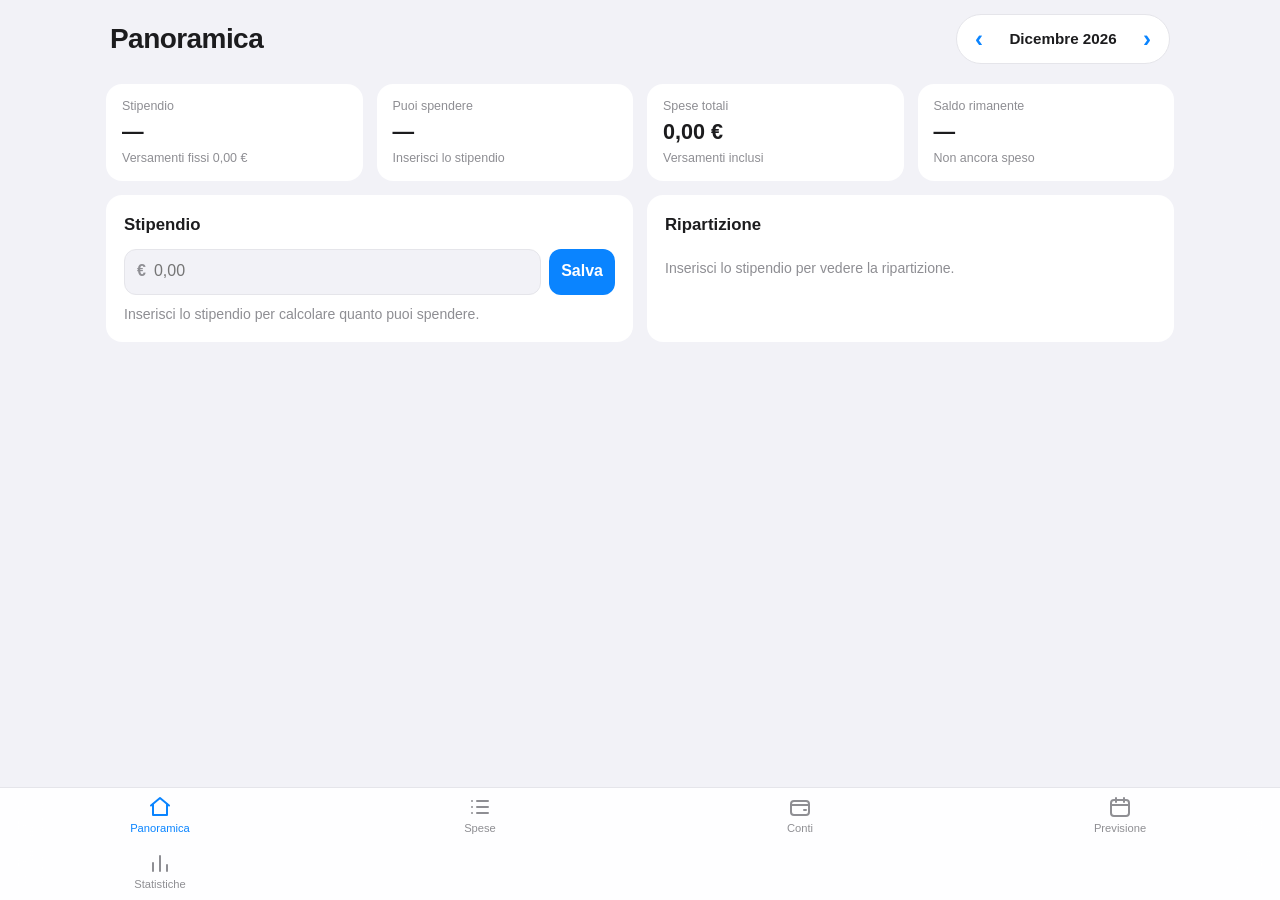
<file: index.html>
<!DOCTYPE html>
<html lang="it">
<head>
  <meta charset="UTF-8">
  <meta name="viewport" content="width=device-width, initial-scale=1.0, viewport-fit=cover">
  <meta name="theme-color" content="#f2f2f7">
  <meta name="apple-mobile-web-app-capable" content="yes">
  <meta name="apple-mobile-web-app-title" content="Budget">
  <title>Budget</title>
  <link rel="stylesheet" href="style.css">
</head>
<body>
  <header class="topbar">
    <h1 id="page-title">Panoramica</h1>
    <div class="month-nav" aria-label="Selezione mese">
      <button id="prev" class="icon-btn" aria-label="Mese precedente">‹</button>
      <button id="month" class="month-label" aria-label="Torna al mese corrente"></button>
      <button id="next" class="icon-btn" aria-label="Mese successivo">›</button>
    </div>
  </header>

  <main>
    <!-- Panoramica -->
    <section class="view" id="view-panoramica" hidden>
      <section class="stats" id="stats"></section>

      <div class="grid">
        <section class="card" id="income-card">
          <h2>Stipendio</h2>
          <form id="income-form">
            <div class="input-prefix">
              <span>€</span>
              <input type="number" id="income" min="0" step="0.01" inputmode="decimal" placeholder="0,00" required>
            </div>
            <button type="submit">Salva</button>
          </form>
          <p class="hint" id="income-hint"></p>
        </section>

        <section class="card" id="split-card">
          <h2>Ripartizione</h2>
          <div class="split-wrap">
            <div id="donut" class="donut-wrap"></div>
            <ul class="legend" id="split-legend"></ul>
          </div>
          <p class="empty" id="split-empty">Inserisci lo stipendio per vedere la ripartizione.</p>
          <div class="buckets" id="buckets"></div>
        </section>
      </div>
    </section>

    <!-- Spese -->
    <section class="view" id="view-spese" hidden>
      <section class="mini-grid" id="mini"></section>

      <section class="card" id="expenses-card">
        <h2>Aggiungi spesa</h2>
        <form id="expense-form">
          <input type="text" id="exp-desc" placeholder="Descrizione (es. Affitto)" required>
          <input type="number" id="exp-amount" min="0.01" step="0.01" inputmode="decimal" placeholder="Importo €" required>
          <select id="exp-bucket" aria-label="Categoria">
            <option value="needs">Necessità</option>
            <option value="wants">Desideri</option>
            <option value="savings">Risparmio</option>
          </select>
          <select id="exp-target" hidden aria-label="Conto di destinazione">
            <option value="emergency">→ Fondo emergenza</option>
            <option value="invest">→ Conto investimenti</option>
          </select>
          <button type="submit">Aggiungi</button>
        </form>

        <div class="card-head list-head">
          <h2>Elenco</h2>
        </div>
        <div class="chips" id="filters">
          <button class="chip active" data-filter="all">Tutte</button>
          <button class="chip" data-filter="needs">Necessità</button>
          <button class="chip" data-filter="wants">Desideri</button>
          <button class="chip" data-filter="savings">Risparmio</button>
        </div>
        <ul class="expense-list" id="expense-list"></ul>
        <p class="empty" id="expense-empty">Nessuna spesa per questo mese.</p>
      </section>
    </section>

    <!-- Conti -->
    <section class="view" id="view-conti" hidden>
      <section class="card" id="accounts-card">
        <h2>Saldi</h2>
        <div class="accounts" id="accounts"></div>
      </section>

      <section class="card" id="recurring-card">
        <h2>Versamenti mensili fissi</h2>
        <p class="hint">Importi fissi che vengono aggiunti da soli come risparmio ogni mese, a partire da quello in cui li crei.</p>
        <form id="recurring-form">
          <div class="input-prefix">
            <span>€</span>
            <input type="number" id="rec-amount" min="0.01" step="0.01" inputmode="decimal" placeholder="Importo al mese" required>
          </div>
          <select id="rec-target" aria-label="Conto di destinazione">
            <option value="invest">→ Conto investimenti</option>
            <option value="emergency">→ Fondo emergenza</option>
          </select>
          <button type="submit">Aggiungi versamento</button>
        </form>
        <ul class="expense-list" id="rec-list"></ul>
        <p class="empty" id="rec-empty">Nessun versamento automatico.</p>
        <p class="hint" id="rec-total"></p>
      </section>

      <div class="app-footer">
        <button id="reset" class="danger" type="button">Azzera tutti i dati</button>
      </div>
    </section>

    <!-- Previsione -->
    <section class="view" id="view-previsione" hidden>
      <section class="stats" id="summary"></section>

      <section class="card" id="projection-card">
        <h2 id="projection-title">Fine mese</h2>
        <p class="hint">Spese = necessità e desideri. I versamenti restano nei conti, quindi il totale è la somma dei tre conti a fine mese.</p>
        <div class="table-wrap">
          <table class="proj">
            <thead>
              <tr>
                <th>Mese</th>
                <th class="num">Stipendio</th>
                <th class="num">Spese</th>
                <th class="num">Rimane</th>
                <th class="num">Totale</th>
              </tr>
            </thead>
            <tbody id="rows"></tbody>
          </table>
        </div>
        <p class="empty" id="proj-empty">Nessun dato da mostrare.</p>
      </section>
    </section>

    <!-- Statistiche -->
    <section class="view" id="view-statistiche" hidden>
      <section class="stats" id="year-stats"></section>

      <section class="card" id="trend-card">
        <div class="card-head">
          <h2 id="trend-title">Andamento</h2>
        </div>
        <div class="legend-inline">
          <span><i class="dot seg-needs"></i>Necessità</span>
          <span><i class="dot seg-wants"></i>Desideri</span>
          <span><i class="dot seg-savings"></i>Risparmio</span>
          <span><i class="dot line"></i>Stipendio</span>
        </div>
        <div id="trend"></div>
      </section>

      <section class="card" id="top-card">
        <h2>Spese principali del mese</h2>
        <div id="top"></div>
      </section>
    </section>
  </main>

  <nav class="tabbar" aria-label="Pagine">
    <a href="#panoramica" data-view="panoramica">
      <svg viewBox="0 0 24 24" aria-hidden="true"><path d="M3 10.5 12 3l9 7.5"/><path d="M5 9.5V20h14V9.5"/></svg>
      <span>Panoramica</span>
    </a>
    <a href="#spese" data-view="spese">
      <svg viewBox="0 0 24 24" aria-hidden="true"><path d="M9 6h11M9 12h11M9 18h11"/><path d="M4 6h.01M4 12h.01M4 18h.01"/></svg>
      <span>Spese</span>
    </a>
    <a href="#conti" data-view="conti">
      <svg viewBox="0 0 24 24" aria-hidden="true"><rect x="3" y="6" width="18" height="14" rx="3"/><path d="M3 10h18M16 15h2"/></svg>
      <span>Conti</span>
    </a>
    <a href="#previsione" data-view="previsione">
      <svg viewBox="0 0 24 24" aria-hidden="true"><rect x="3" y="5" width="18" height="16" rx="3"/><path d="M3 10h18M8 3v4M16 3v4"/></svg>
      <span>Previsione</span>
    </a>
    <a href="#statistiche" data-view="statistiche">
      <svg viewBox="0 0 24 24" aria-hidden="true"><path d="M5 20V12M12 20V5M19 20v-6"/></svg>
      <span>Statistiche</span>
    </a>
  </nav>

  <script src="app.js"></script>
  <script src="home.js"></script>
  <script src="spese.js"></script>
  <script src="conti.js"></script>
  <script src="previsione.js"></script>
  <script src="statistiche.js"></script>
  <script>initRouter();</script>
</body>
</html>
</file>
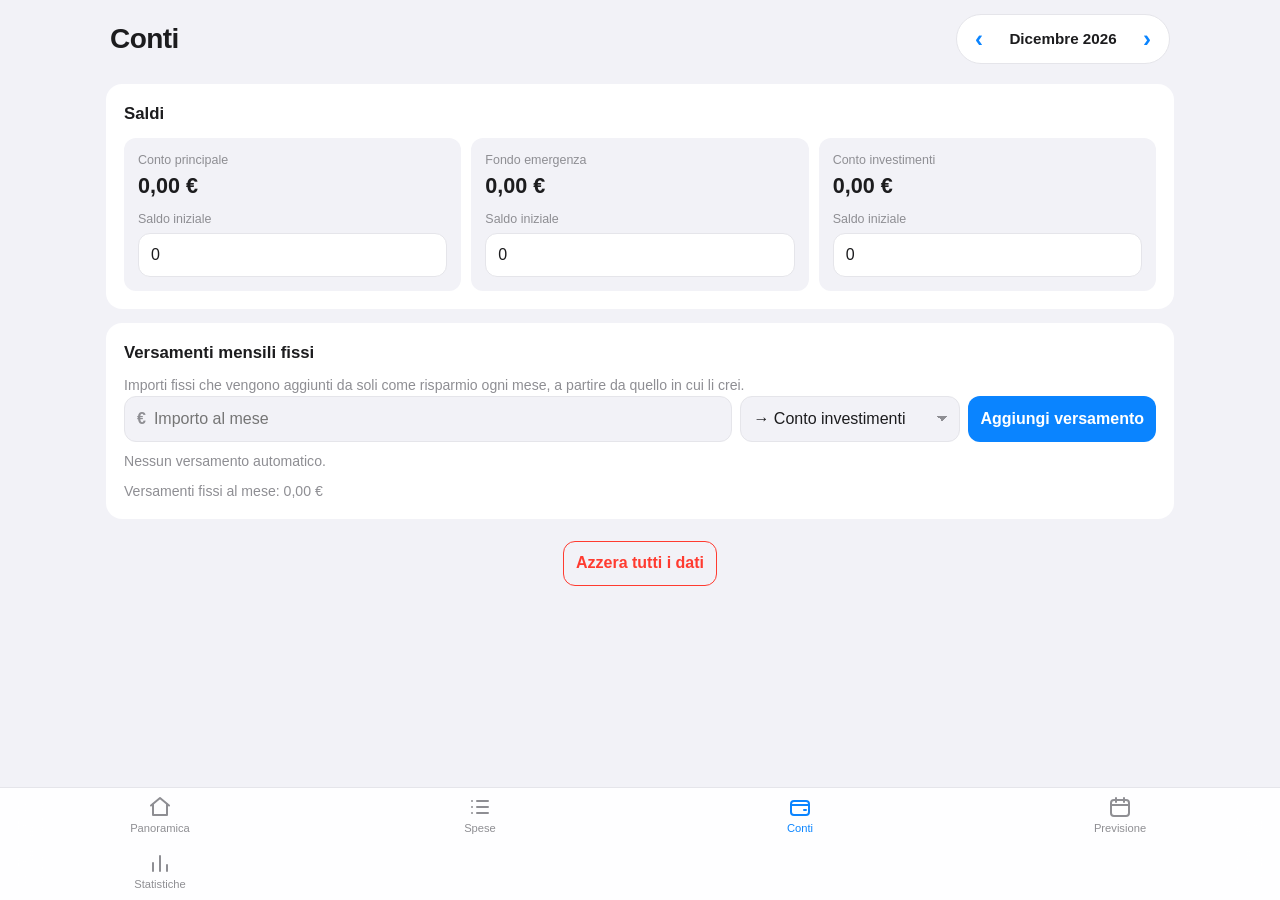
<file: conti.html>
<!DOCTYPE html>
<html lang="it">
<head>
  <meta charset="UTF-8">
  <meta http-equiv="refresh" content="0; url=index.html#conti">
  <title>Budget</title>
</head>
<body>
  <script>location.replace('index.html#conti');</script>
  <p><a href="index.html#conti">Apri Conti</a></p>
</body>
</html>
</file>
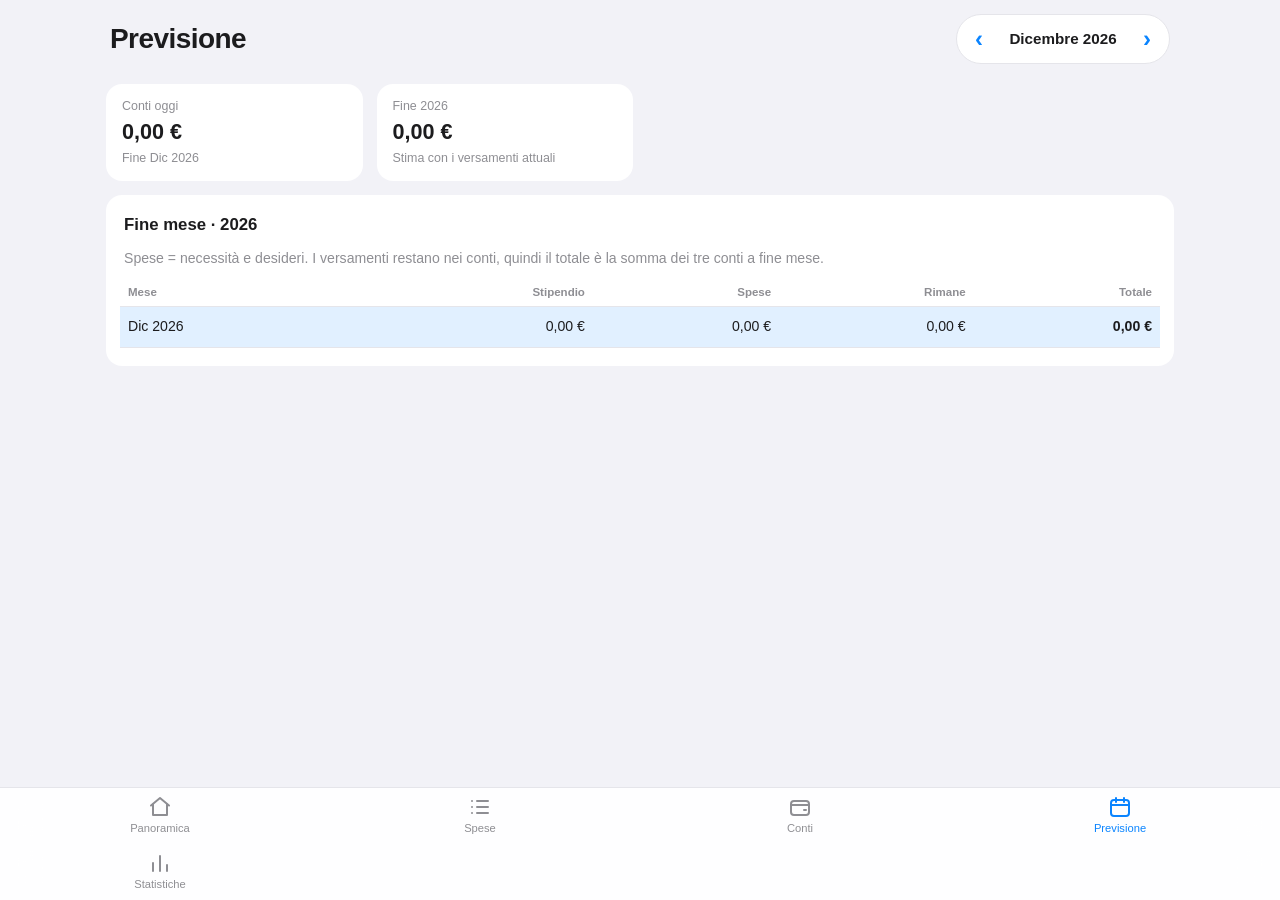
<file: previsione.html>
<!DOCTYPE html>
<html lang="it">
<head>
  <meta charset="UTF-8">
  <meta http-equiv="refresh" content="0; url=index.html#previsione">
  <title>Budget</title>
</head>
<body>
  <script>location.replace('index.html#previsione');</script>
  <p><a href="index.html#previsione">Apri Previsione</a></p>
</body>
</html>
</file>
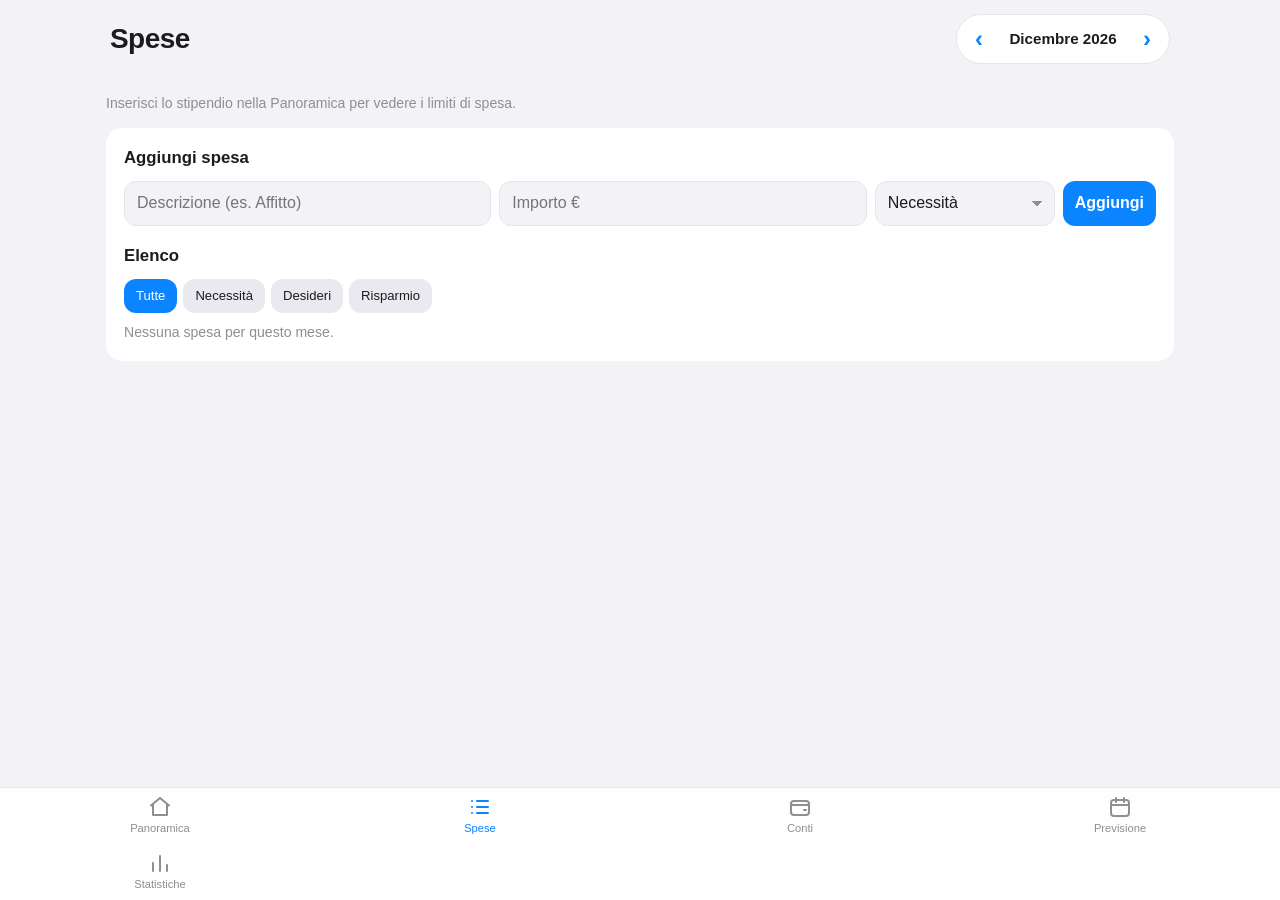
<file: spese.html>
<!DOCTYPE html>
<html lang="it">
<head>
  <meta charset="UTF-8">
  <meta http-equiv="refresh" content="0; url=index.html#spese">
  <title>Budget</title>
</head>
<body>
  <script>location.replace('index.html#spese');</script>
  <p><a href="index.html#spese">Apri Spese</a></p>
</body>
</html>
</file>
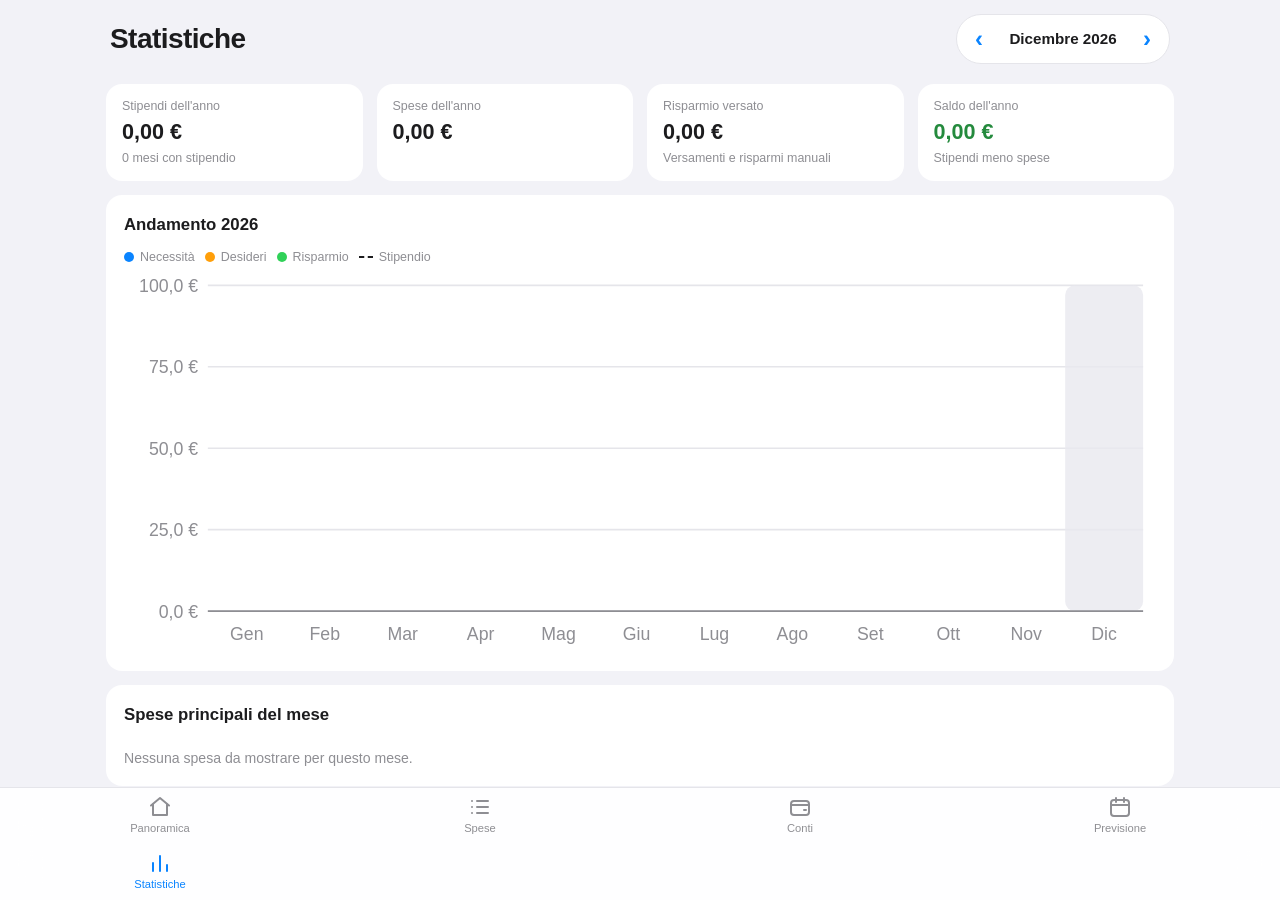
<file: statistiche.html>
<!DOCTYPE html>
<html lang="it">
<head>
  <meta charset="UTF-8">
  <meta http-equiv="refresh" content="0; url=index.html#statistiche">
  <title>Budget</title>
</head>
<body>
  <script>location.replace('index.html#statistiche');</script>
  <p><a href="index.html#statistiche">Apri Statistiche</a></p>
</body>
</html>
</file>
<file: style.css>
:root {
  --bg: #f2f2f7;
  --card: #ffffff;
  --text: #1c1c1e;
  --muted: #8e8e93;
  --border: #e5e5ea;
  --track: #e9e9ef;
  --primary: #0a84ff;
  --needs: #0a84ff;
  --wants: #ff9f0a;
  --savings: #30d158;
  --left: #d1d1d6;
  --danger: #ff3b30;
  --ok: #248a3d;
  --radius: 16px;
}

@media (prefers-color-scheme: dark) {
  :root {
    --bg: #000000;
    --card: #1c1c1e;
    --text: #f2f2f7;
    --muted: #8e8e93;
    --border: #38383a;
    --track: #2c2c2e;
    --primary: #0a84ff;
    --needs: #0a84ff;
    --wants: #ff9f0a;
    --savings: #30d158;
    --left: #48484a;
    --danger: #ff453a;
    --ok: #30d158;
  }
}

* { box-sizing: border-box; }

html { -webkit-text-size-adjust: 100%; }

body {
  margin: 0;
  font-family: -apple-system, BlinkMacSystemFont, "SF Pro Text", "Segoe UI", Roboto, sans-serif;
  background: var(--bg);
  color: var(--text);
  line-height: 1.4;
  padding-bottom: calc(76px + env(safe-area-inset-bottom));
}

/* ---------- Intestazione ---------- */

.topbar {
  display: flex;
  justify-content: space-between;
  align-items: center;
  gap: 12px;
  padding: calc(14px + env(safe-area-inset-top)) 20px 8px;
  max-width: 1100px;
  margin: 0 auto;
}

.topbar h1 { margin: 0; font-size: 1.75rem; font-weight: 700; letter-spacing: -0.02em; }

.month-nav {
  display: flex;
  align-items: center;
  background: var(--card);
  border-radius: 999px;
  padding: 2px;
  border: 1px solid var(--border);
}

.month-label {
  background: transparent;
  color: var(--text);
  font-weight: 600;
  font-size: 0.95rem;
  min-width: 128px;
  padding: 0 6px;
  height: 40px;
  border-radius: 999px;
}

.month-label:hover { background: transparent; }

.icon-btn {
  width: 40px;
  height: 40px;
  padding: 0;
  font-size: 1.5rem;
  line-height: 1;
  background: transparent;
  color: var(--primary);
  border-radius: 999px;
}

.icon-btn:hover { background: var(--track); }

/* ---------- Barra in basso (stile iPhone) ---------- */

.tabbar {
  position: fixed;
  left: 0;
  right: 0;
  bottom: 0;
  z-index: 10;
  display: grid;
  grid-template-columns: repeat(4, 1fr);
  background: color-mix(in srgb, var(--card) 92%, transparent);
  -webkit-backdrop-filter: saturate(180%) blur(20px);
  backdrop-filter: saturate(180%) blur(20px);
  border-top: 1px solid var(--border);
  padding-bottom: env(safe-area-inset-bottom);
}

.tabbar a {
  display: flex;
  flex-direction: column;
  align-items: center;
  justify-content: center;
  gap: 2px;
  height: 56px;
  color: var(--muted);
  text-decoration: none;
  font-size: 0.7rem;
  font-weight: 500;
  -webkit-tap-highlight-color: transparent;
}

.tabbar svg {
  width: 24px;
  height: 24px;
  fill: none;
  stroke: currentColor;
  stroke-width: 2;
  stroke-linecap: round;
  stroke-linejoin: round;
}

.tabbar a.active { color: var(--primary); }

/* ---------- Layout ---------- */

[hidden] { display: none !important; }

.view {
  display: grid;
  gap: 14px;
}

main {
  max-width: 1100px;
  margin: 12px auto 0;
  padding: 0 16px;
  display: grid;
  gap: 14px;
}

.grid {
  display: grid;
  grid-template-columns: repeat(2, minmax(0, 1fr));
  gap: 14px;
}

.card {
  background: var(--card);
  border-radius: var(--radius);
  padding: 18px;
  min-width: 0;
}

.wide { grid-column: 1 / -1; }

.card h2 { margin: 0 0 12px; font-size: 1.05rem; font-weight: 600; }

.card-head {
  display: flex;
  justify-content: space-between;
  align-items: center;
  flex-wrap: wrap;
  gap: 10px;
  margin-bottom: 12px;
}

.card-head h2 { margin: 0; }

.list-head { margin-top: 18px; }

/* ---------- Riepilogo ---------- */

.stats, .mini-grid {
  display: grid;
  grid-template-columns: repeat(2, minmax(0, 1fr));
  gap: 14px;
}

.stat {
  background: var(--card);
  border-radius: var(--radius);
  padding: 14px 16px;
  display: flex;
  flex-direction: column;
  gap: 2px;
  min-width: 0;
}

.stat-label { font-size: 0.78rem; color: var(--muted); }
.stat-value { font-size: 1.35rem; font-weight: 700; font-variant-numeric: tabular-nums; }
.stat-value small { font-size: 0.8rem; font-weight: 400; color: var(--muted); }
.stat-sub { font-size: 0.78rem; color: var(--muted); }
.stat-value.pos { color: var(--ok); }
.stat-value.neg, .neg { color: var(--danger); }

/* ---------- Form ---------- */

form {
  display: flex;
  flex-wrap: wrap;
  gap: 8px;
}

input, select, button {
  font: inherit;
  font-size: 16px; /* sotto i 16px Safari su iPhone ingrandisce la pagina */
  min-height: 44px;
  padding: 10px 12px;
  border: 1px solid var(--border);
  border-radius: 12px;
  background: var(--bg);
  color: var(--text);
  -webkit-appearance: none;
  appearance: none;
}

select {
  background-image: linear-gradient(45deg, transparent 50%, var(--muted) 50%), linear-gradient(135deg, var(--muted) 50%, transparent 50%);
  background-position: calc(100% - 17px) 50%, calc(100% - 12px) 50%;
  background-size: 5px 5px;
  background-repeat: no-repeat;
  padding-right: 30px;
}

input:focus, select:focus { outline: 2px solid var(--primary); outline-offset: 0; }

input[type="text"], input[type="number"] { flex: 1 1 140px; min-width: 0; }

button {
  background: var(--primary);
  color: #fff;
  border: none;
  cursor: pointer;
  font-weight: 600;
  -webkit-tap-highlight-color: transparent;
}

button:active { opacity: 0.7; }

.input-prefix {
  display: flex;
  align-items: center;
  flex: 1 1 160px;
  border: 1px solid var(--border);
  border-radius: 12px;
  background: var(--bg);
  padding-left: 12px;
  min-width: 0;
}

.input-prefix span { color: var(--muted); font-weight: 600; }

.input-prefix input {
  border: none;
  flex: 1;
  min-width: 0;
  padding-left: 8px;
  background: transparent;
}

.hint, .empty { color: var(--muted); font-size: 0.88rem; margin: 10px 0 0; }

/* ---------- Ripartizione ---------- */

.split-wrap {
  display: flex;
  align-items: center;
  gap: 18px;
  flex-wrap: wrap;
  margin-bottom: 8px;
}

.donut-wrap { width: 132px; flex-shrink: 0; }
.donut { width: 100%; height: auto; display: block; }

.donut circle { fill: none; stroke-width: 16; }
.seg-track { stroke: var(--track); }
.seg-needs { stroke: var(--needs); }
.seg-wants { stroke: var(--wants); }
.seg-savings { stroke: var(--savings); }
.seg-left { stroke: var(--left); }

.donut-value { font-size: 22px; font-weight: 700; fill: var(--text); }
.donut-label { font-size: 10px; fill: var(--muted); }

.legend {
  list-style: none;
  margin: 0;
  padding: 0;
  flex: 1;
  min-width: 160px;
  display: grid;
  gap: 8px;
  font-size: 0.88rem;
}

.legend li { display: flex; align-items: center; gap: 8px; }
.legend strong { margin-left: auto; font-variant-numeric: tabular-nums; }

.dot {
  display: inline-block;
  width: 10px;
  height: 10px;
  border-radius: 50%;
  flex-shrink: 0;
}

.dot.seg-needs { background: var(--needs); }
.dot.seg-wants { background: var(--wants); }
.dot.seg-savings { background: var(--savings); }
.dot.seg-left { background: var(--left); }
.dot.line { background: none; border-top: 2px dashed var(--text); border-radius: 0; height: 0; width: 14px; }

.buckets { display: grid; gap: 14px; margin-top: 10px; }

.bucket-head {
  display: flex;
  justify-content: space-between;
  align-items: baseline;
  gap: 8px;
  font-size: 0.92rem;
  font-weight: 600;
  margin-bottom: 6px;
  font-variant-numeric: tabular-nums;
}

.bucket-head small { color: var(--muted); font-weight: 400; }

.bar {
  height: 8px;
  background: var(--track);
  border-radius: 6px;
  overflow: hidden;
}

.bar-fill {
  height: 100%;
  border-radius: 6px;
  transition: width 0.4s ease;
}

.bucket-needs .bar-fill, .top-row.bucket-needs .bar-fill { background: var(--needs); }
.bucket-wants .bar-fill, .top-row.bucket-wants .bar-fill { background: var(--wants); }
.bucket-savings .bar-fill, .top-row.bucket-savings .bar-fill { background: var(--savings); }
.bucket.is-over .bar-fill { background: var(--danger); }

.bucket-meta { font-size: 0.8rem; color: var(--muted); margin-top: 5px; }
.bucket.is-over .bucket-meta { color: var(--danger); font-weight: 600; }

/* ---------- Grafici ---------- */

.trend { width: 100%; height: auto; display: block; }
.grid-line { stroke: var(--border); stroke-width: 1; }
.axis { stroke: var(--muted); stroke-width: 1; }
.axis-label { font-size: 11px; fill: var(--muted); }
.slot-active { fill: var(--track); opacity: 0.8; }
.tbar-needs { fill: var(--needs); }
.tbar-wants { fill: var(--wants); }
.tbar-savings { fill: var(--savings); }
.income-line { stroke: var(--text); stroke-width: 2; stroke-dasharray: 5 4; }

.legend-inline {
  display: flex;
  flex-wrap: wrap;
  gap: 10px;
  font-size: 0.78rem;
  color: var(--muted);
}

.legend-inline span { display: flex; align-items: center; gap: 6px; }

#top { display: grid; gap: 14px; }

.top-head {
  display: flex;
  justify-content: space-between;
  gap: 10px;
  font-size: 0.92rem;
  margin-bottom: 6px;
  font-variant-numeric: tabular-nums;
}

.top-name { overflow: hidden; text-overflow: ellipsis; white-space: nowrap; min-width: 0; }

/* ---------- Spese ---------- */

.chips {
  display: flex;
  gap: 6px;
  overflow-x: auto;
  max-width: 100%;
  -webkit-overflow-scrolling: touch;
}

.chip {
  padding: 6px 12px;
  min-height: 34px;
  font-size: 0.82rem;
  white-space: nowrap;
  background: var(--track);
  color: var(--text);
  font-weight: 500;
}

.chip.active { background: var(--primary); color: #fff; }

#expense-form select { flex: 0 1 180px; }
#recurring-form select { flex: 0 1 220px; }
#recurring-form input[type="number"] { flex: 0 1 200px; }

.expense-list {
  list-style: none;
  padding: 0;
  margin: 8px 0 0;
}

.expense-list li {
  display: flex;
  align-items: center;
  gap: 10px;
  padding: 12px 0;
  border-bottom: 1px solid var(--border);
}

.expense-list li:last-child { border-bottom: none; }

.tag {
  font-size: 0.7rem;
  font-weight: 600;
  padding: 3px 8px;
  border-radius: 999px;
  white-space: nowrap;
  color: #fff;
}

.tag-needs { background: var(--needs); }
.tag-wants { background: var(--wants); color: #1c1c1e; }
.tag-savings { background: var(--savings); }

.exp-desc { flex: 1; min-width: 0; overflow: hidden; text-overflow: ellipsis; white-space: nowrap; }
.exp-amount { font-variant-numeric: tabular-nums; font-weight: 600; white-space: nowrap; }

.delete-btn {
  background: transparent;
  color: var(--muted);
  min-height: 0;
  padding: 0 6px;
  font-size: 1.3rem;
  line-height: 1;
}

.delete-btn:hover, .delete-btn:active { background: transparent; color: var(--danger); }

.rec-mark { color: var(--savings); font-size: 1.1rem; padding: 0 6px; }

/* ---------- Conti ---------- */

.accounts {
  display: grid;
  grid-template-columns: 1fr;
  gap: 10px;
}

.account {
  background: var(--bg);
  border-radius: 12px;
  padding: 14px;
  display: flex;
  flex-direction: column;
  gap: 2px;
}

.start-label {
  margin-top: 8px;
  font-size: 0.78rem;
  color: var(--muted);
  display: flex;
  flex-direction: column;
  gap: 4px;
}

.start-label input { width: 100%; flex: none; height: 44px; background: var(--card); }

#rec-total.is-over { color: var(--danger); font-weight: 600; }

.app-footer {
  display: flex;
  justify-content: center;
  padding: 8px 0 0;
}

button.danger {
  background: transparent;
  color: var(--danger);
  border: 1px solid var(--danger);
}

/* ---------- Previsione ---------- */

.table-wrap { overflow-x: auto; margin: 10px -4px 0; -webkit-overflow-scrolling: touch; }

.proj {
  width: 100%;
  border-collapse: collapse;
  font-size: 0.88rem;
  font-variant-numeric: tabular-nums;
}

.proj th {
  text-align: left;
  font-size: 0.72rem;
  font-weight: 600;
  color: var(--muted);
  padding: 6px 8px;
  border-bottom: 1px solid var(--border);
  white-space: nowrap;
}

.proj td {
  padding: 10px 8px;
  border-bottom: 1px solid var(--border);
  white-space: nowrap;
}

.proj .num { text-align: right; }
.proj .total { font-weight: 700; }
.proj tr.is-current td { background: color-mix(in srgb, var(--primary) 12%, transparent); }
.proj tr.is-future td { color: var(--muted); }
.proj tr.is-future .total { color: var(--text); }
.proj .est {
  display: inline-block;
  margin-left: 6px;
  font-size: 0.62rem;
  font-weight: 600;
  text-transform: uppercase;
  color: var(--muted);
  border: 1px solid var(--border);
  border-radius: 999px;
  padding: 1px 6px;
  vertical-align: middle;
}

/* ---------- Schermi più larghi ---------- */

@media (min-width: 720px) {
  .accounts { grid-template-columns: repeat(3, minmax(0, 1fr)); }
  .stats { grid-template-columns: repeat(4, minmax(0, 1fr)); }
  .mini-grid { grid-template-columns: repeat(2, minmax(0, 1fr)); }
}

@media (max-width: 720px) {
  .grid { grid-template-columns: 1fr; }
  .stat-value { font-size: 1.2rem; }
}
</file>
